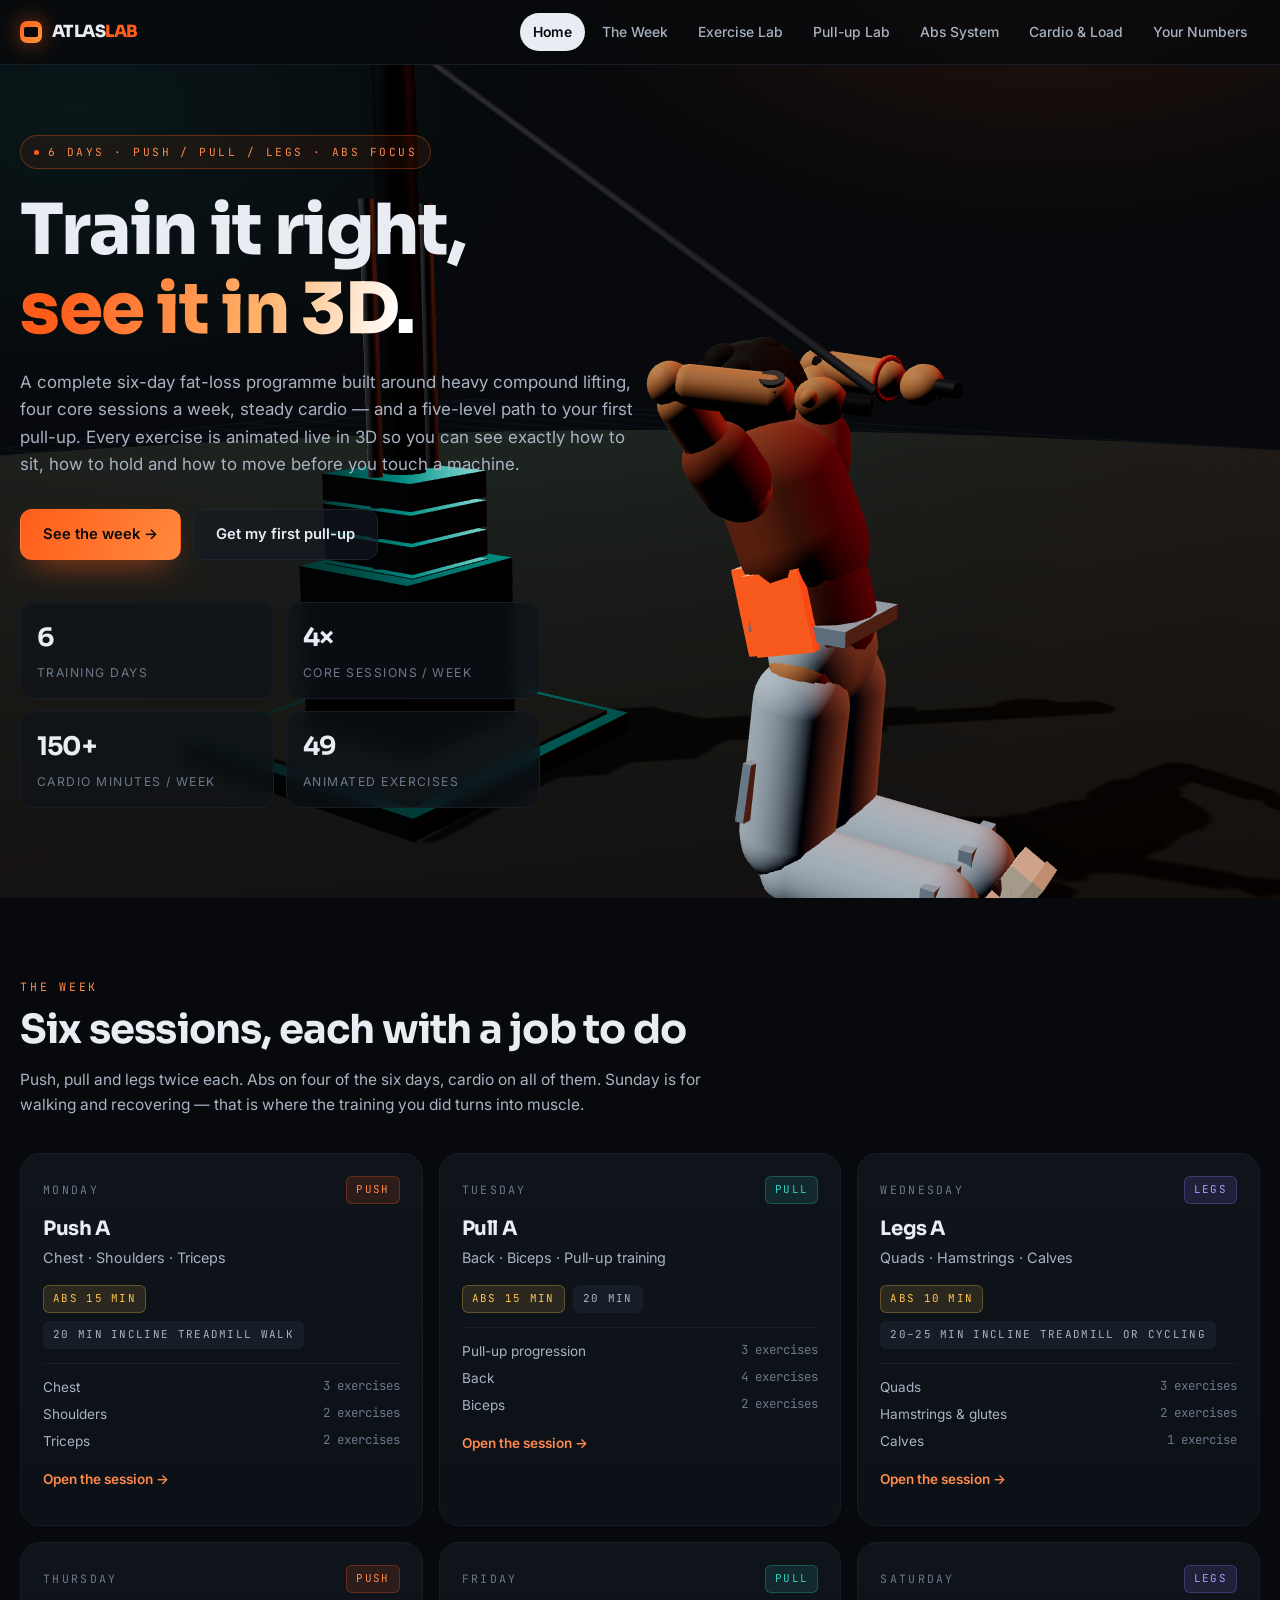
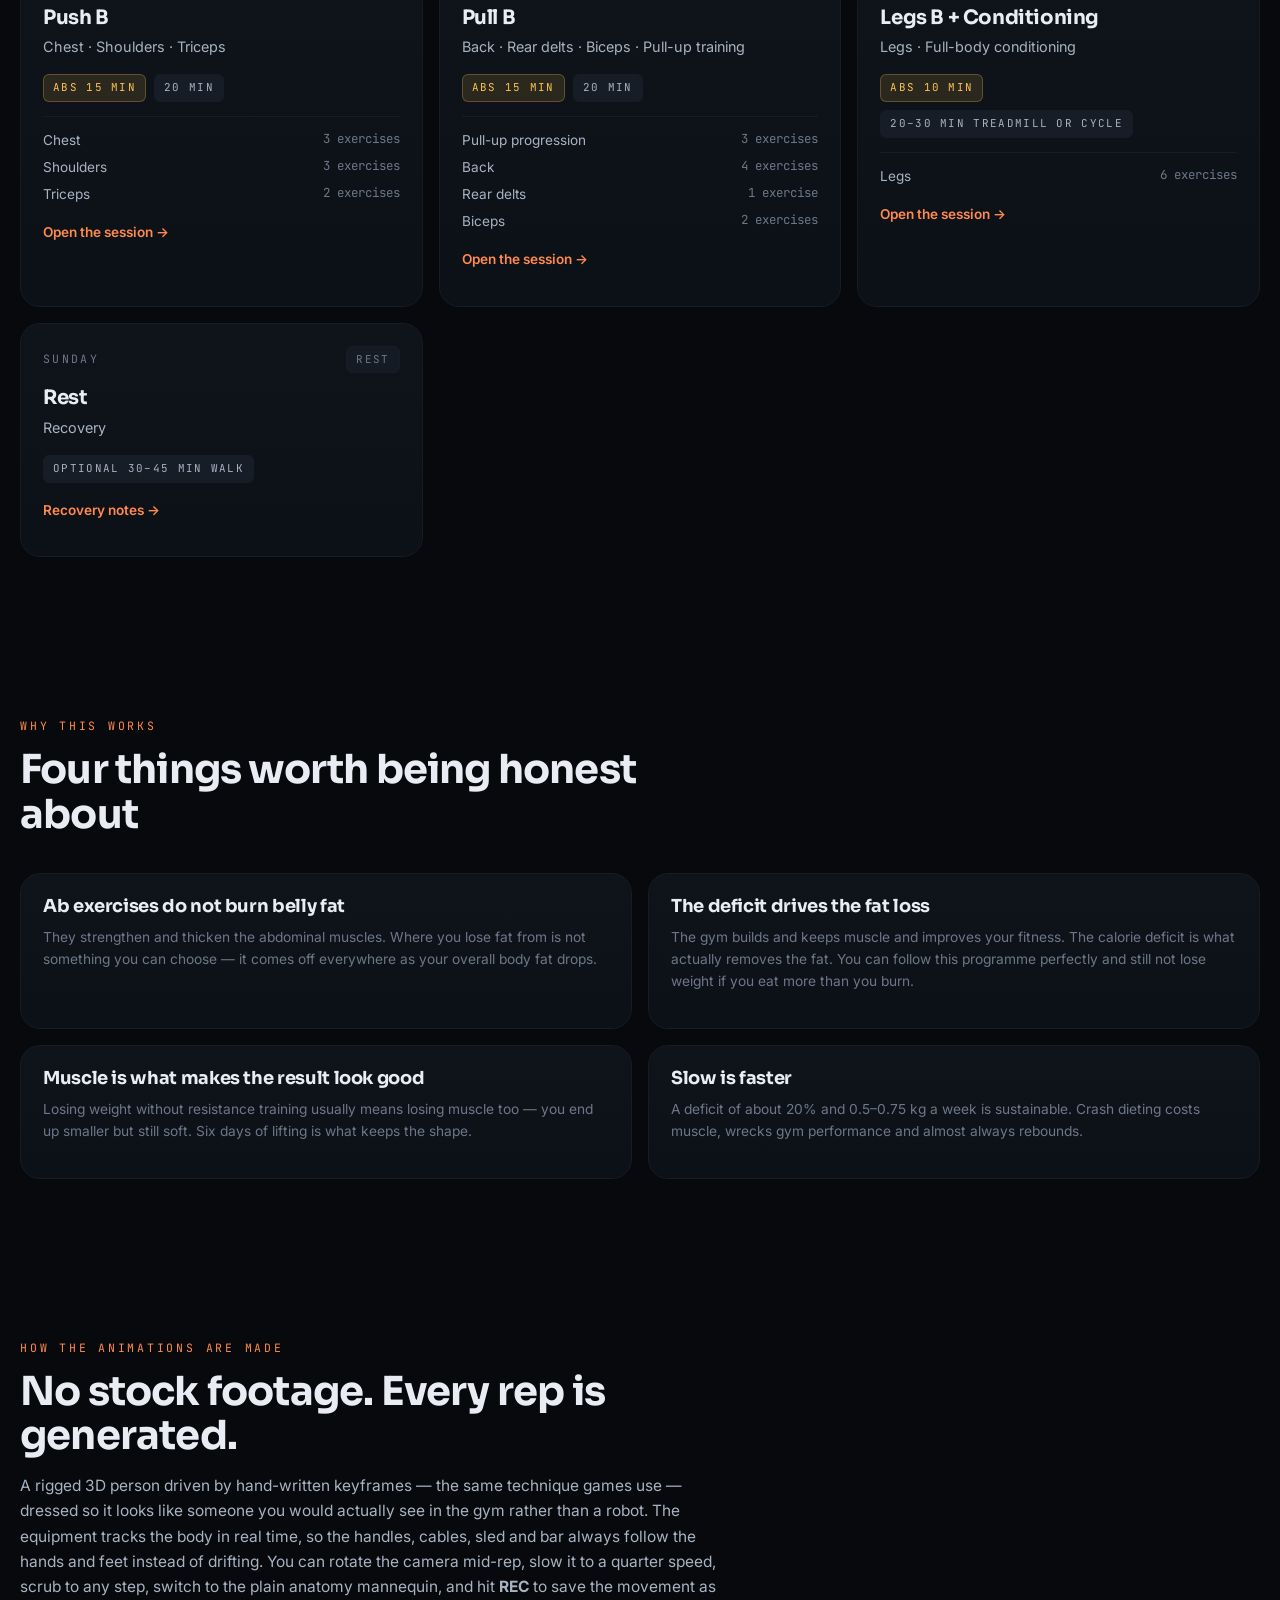
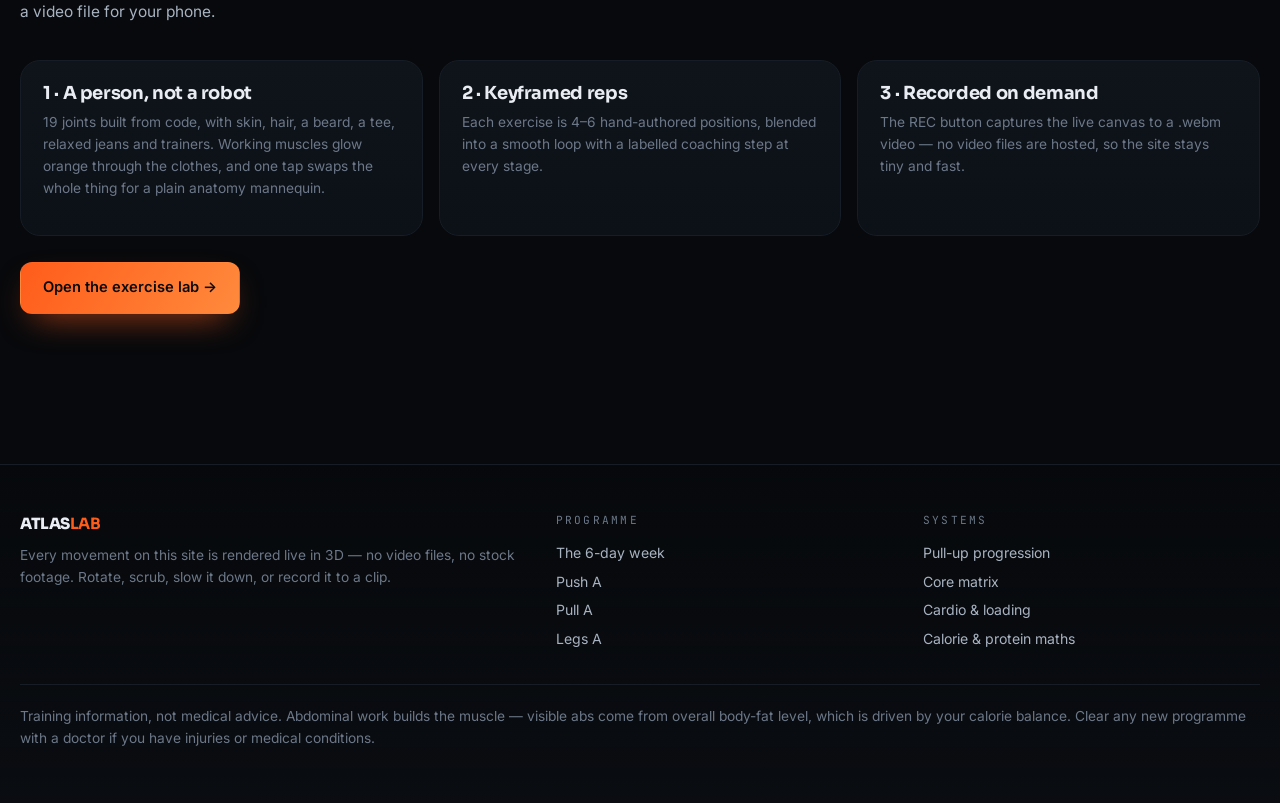
<file: index.html>
<!DOCTYPE html>
<html lang="en">
<head>
<meta charset="utf-8">
<meta name="viewport" content="width=device-width, initial-scale=1">
<title>ATLAS — 6-Day Fat Loss &amp; Abs Lab</title>
<meta name="description" content="A 6-day push/pull/legs fat-loss programme with real-time 3D exercise animations, an abs system, and a five-level pull-up progression.">
<meta name="theme-color" content="#07090c">
<meta name="color-scheme" content="dark">
<link rel="preconnect" href="https://fonts.googleapis.com">
<link rel="preconnect" href="https://fonts.gstatic.com" crossorigin>
<link href="https://fonts.googleapis.com/css2?family=Sora:wght@500;600;700;800&family=Inter:wght@400;500;600;700&family=JetBrains+Mono:wght@500&display=swap" rel="stylesheet">
<link rel="stylesheet" href="css/style.css">
<link rel="icon" href="data:image/svg+xml,<svg xmlns='http://www.w3.org/2000/svg' viewBox='0 0 100 100'><text y='.9em' font-size='90'>🏋️</text></svg>">
<script type="importmap">
{
  "imports": {
    "three": "./vendor/three.module.js",
    "three/addons/controls/OrbitControls.js": "./vendor/OrbitControls.js"
  }
}
</script>
</head>
<body>

<div id="loader" class="loader"><div class="loader-ring"></div><span>loading the lab</span></div>

<header class="top" id="top">
  <div class="wrap topwrap">
    <a class="brand" href="#/">
      <span class="brand-mark"></span>
      <span class="brand-txt">ATLAS<b>LAB</b></span>
    </a>
    <button id="burger" class="burger" aria-label="Menu" aria-expanded="false"><span></span><span></span><span></span></button>
    <nav id="nav" class="nav">
      <a href="#/">Home</a>
      <a href="#/plan">The Week</a>
      <a href="#/library">Exercise Lab</a>
      <a href="#/pullups">Pull-up Lab</a>
      <a href="#/abs">Abs System</a>
      <a href="#/cardio">Cardio &amp; Load</a>
      <a href="#/you">Your Numbers</a>
    </nav>
  </div>
</header>

<main id="view" class="view"></main>

<footer class="foot">
  <div class="wrap">
    <div class="foot-grid">
      <div>
        <p class="foot-brand">ATLAS<b>LAB</b></p>
        <p class="fine">Every movement on this site is rendered live in 3D — no video files, no stock footage.
        Rotate, scrub, slow it down, or record it to a clip.</p>
      </div>
      <div>
        <p class="foot-h">Programme</p>
        <a href="#/plan">The 6-day week</a><a href="#/day/mon">Push A</a><a href="#/day/tue">Pull A</a><a href="#/day/wed">Legs A</a>
      </div>
      <div>
        <p class="foot-h">Systems</p>
        <a href="#/pullups">Pull-up progression</a><a href="#/abs">Core matrix</a><a href="#/cardio">Cardio &amp; loading</a><a href="#/you">Calorie &amp; protein maths</a>
      </div>
    </div>
    <p class="fine legal">Training information, not medical advice. Abdominal work builds the muscle — visible abs come
    from overall body-fat level, which is driven by your calorie balance. Clear any new programme with a doctor if you
    have injuries or medical conditions.</p>
  </div>
</footer>

<script type="module" src="js/main.js"></script>
</body>
</html>
</file>
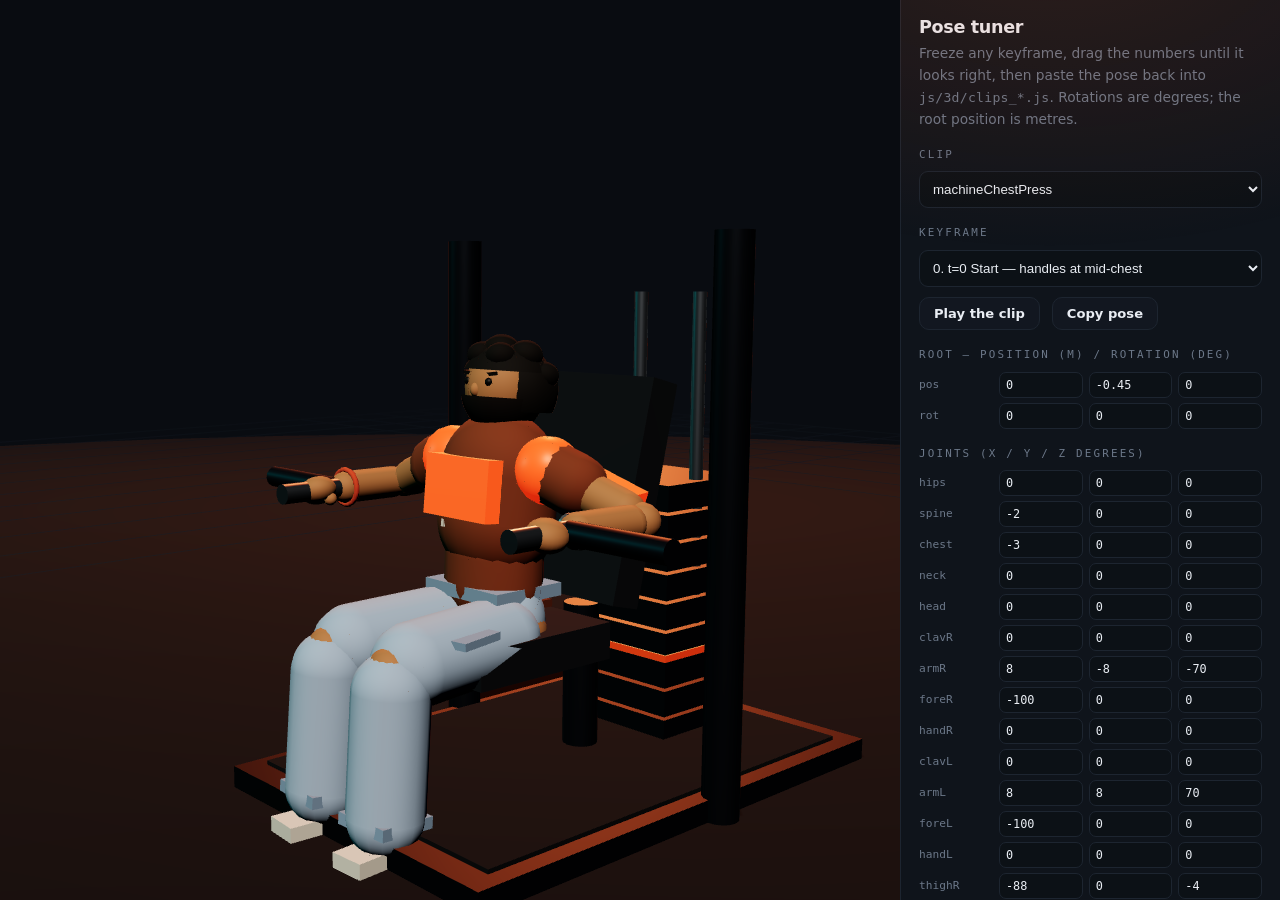
<file: tune.html>
<!DOCTYPE html>
<html lang="en">
<head>
<meta charset="utf-8">
<meta name="viewport" content="width=device-width, initial-scale=1">
<title>Pose tuner — ATLAS LAB</title>
<link rel="stylesheet" href="css/style.css">
<link rel="icon" href="data:image/svg+xml,<svg xmlns='http://www.w3.org/2000/svg' viewBox='0 0 100 100'><text y='.9em' font-size='90'>🎛️</text></svg>">
<script type="importmap">
{ "imports": {
  "three": "./vendor/three.module.js",
  "three/addons/controls/OrbitControls.js": "./vendor/OrbitControls.js"
} }
</script>
<style>
  body{padding:0}
  .tune{display:grid;grid-template-columns:minmax(0,1fr) 380px;height:100vh}
  .tune .stage{min-height:100vh;border-radius:0}
  .panel{background:var(--panel);border-left:1px solid var(--line);padding:18px;overflow-y:auto}
  .panel h1{font-family:var(--display);font-size:1.1rem;margin-bottom:4px}
  .jrow{display:grid;grid-template-columns:74px repeat(3,1fr);gap:6px;align-items:center;margin-bottom:5px}
  .jrow label{font-family:var(--mono);font-size:.7rem;color:var(--ink-3)}
  .jrow input{background:#0c1116;border:1px solid var(--line);color:var(--ink);border-radius:7px;
    padding:5px 6px;font-family:var(--mono);font-size:.74rem;width:100%}
  .jrow input:focus{outline:none;border-color:var(--accent)}
  textarea{width:100%;height:190px;background:#0c1116;border:1px solid var(--line);color:var(--ink-2);
    border-radius:10px;padding:10px;font-family:var(--mono);font-size:.72rem;line-height:1.5}
  select{width:100%;background:#0c1116;border:1px solid var(--line);color:var(--ink);border-radius:9px;padding:9px}
  .sec{margin:16px 0 8px;font-family:var(--mono);font-size:.68rem;letter-spacing:.2em;text-transform:uppercase;color:var(--ink-3)}
  @media (max-width:900px){ .tune{grid-template-columns:1fr;height:auto} .tune .stage{min-height:60vh} }
</style>
</head>
<body>
<div class="tune">
  <div class="stage" id="stage"></div>
  <div class="panel">
    <h1>Pose tuner</h1>
    <p class="fine">Freeze any keyframe, drag the numbers until it looks right, then paste the pose back into
    <span class="mono">js/3d/clips_*.js</span>. Rotations are degrees; the root position is metres.</p>

    <div class="sec">Clip</div>
    <select id="clip"></select>
    <div class="sec">Keyframe</div>
    <select id="frame"></select>
    <div class="cta-row" style="margin-top:10px">
      <button class="btn btn-ghost btn-sm" id="playBtn">Play the clip</button>
      <button class="btn btn-ghost btn-sm" id="copyBtn">Copy pose</button>
    </div>

    <div class="sec">Root — position (m) / rotation (deg)</div>
    <div id="rootRows"></div>
    <div class="sec">Joints (x / y / z degrees)</div>
    <div id="jointRows"></div>
    <div class="sec">Pose source</div>
    <textarea id="out" spellcheck="false"></textarea>
  </div>
</div>

<script type="module">
import { ExerciseViewer } from './js/3d/viewer.js';
import { CLIPS } from './js/3d/clips.js';
import { Clip } from './js/3d/anim.js';
import { JOINTS } from './js/3d/rig.js';

const $ = (s) => document.querySelector(s);
const viewer = new ExerciseViewer($('#stage'), {});
let clipKey = Object.keys(CLIPS)[0];
let clip = null, frameIdx = 0, pose = null;

$('#clip').innerHTML = Object.keys(CLIPS).map((k) => `<option>${k}</option>`).join('');

const num = (v) => Math.round(v * 100) / 100;

function buildRows() {
  $('#rootRows').innerHTML = `
    <div class="jrow"><label>pos</label>
      <input data-r="p0" type="number" step="0.01"><input data-r="p1" type="number" step="0.01"><input data-r="p2" type="number" step="0.01"></div>
    <div class="jrow"><label>rot</label>
      <input data-r="r0" type="number" step="1"><input data-r="r1" type="number" step="1"><input data-r="r2" type="number" step="1"></div>`;
  $('#jointRows').innerHTML = JOINTS.map((j) => `
    <div class="jrow"><label>${j}</label>
      <input data-j="${j}" data-i="0" type="number" step="1">
      <input data-j="${j}" data-i="1" type="number" step="1">
      <input data-j="${j}" data-i="2" type="number" step="1"></div>`).join('');
  document.querySelectorAll('[data-j],[data-r]').forEach((i) => i.addEventListener('input', readInputs));
}

function loadFrame() {
  clip = new Clip(CLIPS[clipKey]);
  frameIdx = Math.min(frameIdx, clip.frames.length - 1);
  $('#frame').innerHTML = clip.frames.map((f, i) =>
    `<option value="${i}"${i === frameIdx ? ' selected' : ''}>${i}. t=${f.t} ${f.label || '(hold)'}</option>`).join('');
  pose = JSON.parse(JSON.stringify(clip.frames[frameIdx].pose));
  paintInputs();
  apply();
}

function paintInputs() {
  const r = pose.root || { p: [0, 0, 0], r: [0, 0, 0] };
  ['p', 'r'].forEach((k) => [0, 1, 2].forEach((i) => {
    const el = document.querySelector(`[data-r="${k}${i}"]`);
    if (el) el.value = num((r[k] || [0, 0, 0])[i]);
  }));
  JOINTS.forEach((j) => [0, 1, 2].forEach((i) => {
    const el = document.querySelector(`[data-j="${j}"][data-i="${i}"]`);
    if (el) el.value = num((pose[j] || [0, 0, 0])[i]);
  }));
}

function readInputs() {
  pose.root = pose.root || { p: [0, 0, 0], r: [0, 0, 0] };
  ['p', 'r'].forEach((k) => {
    pose.root[k] = [0, 1, 2].map((i) => +document.querySelector(`[data-r="${k}${i}"]`).value || 0);
  });
  JOINTS.forEach((j) => {
    pose[j] = [0, 1, 2].map((i) => +document.querySelector(`[data-j="${j}"][data-i="${i}"]`).value || 0);
  });
  apply();
}

function apply() {
  viewer.setManual(pose);
  const parts = JOINTS
    .filter((j) => pose[j].some((v) => Math.abs(v) > 0.01))
    .map((j) => `${j}: [${pose[j].map(num).join(', ')}]`);
  const r = pose.root;
  $('#out').value =
    `pose: P(\n  { root: { p: [${r.p.map(num).join(', ')}], r: [${r.r.map(num).join(', ')}] } },\n  { ${parts.join(', ')} }\n)`;
}

$('#clip').onchange = (e) => {
  clipKey = e.target.value; frameIdx = 0;
  viewer.setManual(null); viewer.load(clipKey); loadFrame();
};
$('#frame').onchange = (e) => { frameIdx = +e.target.value; loadFrame(); };
$('#playBtn').onclick = () => { viewer.setManual(null); viewer.play(); };
$('#copyBtn').onclick = async () => {
  try { await navigator.clipboard.writeText($('#out').value); $('#copyBtn').textContent = 'Copied'; }
  catch (e) { $('#out').select(); }
  setTimeout(() => { $('#copyBtn').textContent = 'Copy pose'; }, 1400);
};

buildRows();
viewer.load(clipKey);
loadFrame();
</script>
</body>
</html>
</file>
<file: css/style.css>
/* ============================================================
   ATLAS LAB - design system
   ============================================================ */
:root{
  --bg:#07090c;
  --bg-2:#0b0e13;
  --panel:#0f141b;
  --panel-2:#141a23;
  --line:#1d2530;
  --line-soft:#161d26;
  --ink:#e9edf3;
  --ink-2:#a8b3c2;
  --ink-3:#6c7889;
  --accent:#ff5c1a;
  --accent-2:#ff8a4c;
  --cyan:#2fd4c4;
  --violet:#8b7bff;
  --good:#3ddc84;
  --warn:#ffc44d;
  --r-lg:20px; --r-md:14px; --r-sm:10px;
  --shadow:0 24px 60px -22px rgba(0,0,0,.85);
  --maxw:1240px;
  --font:'Inter',system-ui,-apple-system,'Segoe UI',Roboto,sans-serif;
  --display:'Sora','Inter',system-ui,sans-serif;
  --mono:'JetBrains Mono',ui-monospace,SFMono-Regular,Menlo,monospace;
}
*{box-sizing:border-box}
html{scroll-behavior:smooth}
body{
  margin:0;background:var(--bg);color:var(--ink);font-family:var(--font);
  font-size:15.5px;line-height:1.62;-webkit-font-smoothing:antialiased;
  overflow-x:hidden;
}
body::before{
  content:"";position:fixed;inset:0;pointer-events:none;z-index:0;
  background:
    radial-gradient(900px 520px at 82% -8%, rgba(255,92,26,.13), transparent 62%),
    radial-gradient(760px 520px at 6% 12%, rgba(47,212,196,.07), transparent 60%);
}
a{color:inherit;text-decoration:none}
h1,h2,h3,h4{font-family:var(--display);letter-spacing:-.02em;line-height:1.12;margin:0}
h1{font-size:clamp(2.3rem,6vw,4.4rem);font-weight:800}
h2{font-size:clamp(1.55rem,3.2vw,2.5rem);font-weight:700}
h3{font-size:1.12rem;font-weight:700}
p{margin:0 0 1em}
.wrap{width:min(100% - 40px,var(--maxw));margin-inline:auto}
.view{position:relative;z-index:1;min-height:70vh}
.fine{color:var(--ink-3);font-size:.86rem;line-height:1.6}
.mono{font-family:var(--mono);font-size:.82rem;letter-spacing:.02em}
.mt0{margin-top:0}

/* ---------- loader ---------- */
.loader{position:fixed;inset:0;background:var(--bg);z-index:200;display:grid;place-content:center;
  gap:18px;justify-items:center;transition:opacity .5s ease,visibility .5s}
.loader.done{opacity:0;visibility:hidden}
.loader span{font-family:var(--mono);font-size:.75rem;letter-spacing:.28em;text-transform:uppercase;color:var(--ink-3)}
.loader-ring{width:46px;height:46px;border-radius:50%;border:2px solid #1c242f;border-top-color:var(--accent);
  animation:spin 1s linear infinite}
@keyframes spin{to{transform:rotate(360deg)}}

/* ---------- header ---------- */
.top{position:sticky;top:0;z-index:60;backdrop-filter:blur(18px);
  background:rgba(7,9,12,.72);border-bottom:1px solid var(--line-soft)}
.topwrap{display:flex;align-items:center;gap:18px;height:64px}
.brand{display:flex;align-items:center;gap:10px;font-family:var(--display);font-weight:800;letter-spacing:-.03em;font-size:1.05rem}
.brand b{color:var(--accent);font-weight:800}
.brand-mark{width:22px;height:22px;border-radius:7px;background:linear-gradient(135deg,var(--accent),#ff9a3d);
  box-shadow:0 0 22px rgba(255,92,26,.55);position:relative}
.brand-mark::after{content:"";position:absolute;inset:6px 4px;border-radius:2px;background:#07090c}
.nav{margin-left:auto;display:flex;gap:4px;flex-wrap:wrap}
.nav a{padding:8px 13px;border-radius:999px;font-size:.87rem;font-weight:500;color:var(--ink-2);
  transition:color .18s,background .18s}
.nav a:hover{color:var(--ink);background:#141a23}
.nav a.on{color:#07090c;background:var(--ink);font-weight:600}
.burger{display:none;margin-left:auto;background:none;border:1px solid var(--line);border-radius:10px;
  width:40px;height:36px;flex-direction:column;gap:4px;align-items:center;justify-content:center;cursor:pointer}
.burger span{width:16px;height:1.6px;background:var(--ink);display:block}

/* ---------- hero ---------- */
.hero{position:relative;min-height:min(92vh,860px);display:flex;align-items:center;overflow:hidden}
#hero-canvas{position:absolute;inset:0;z-index:0}
#hero-canvas canvas{display:block;width:100%!important;height:100%!important}
.hero-inner{position:relative;z-index:2;padding:70px 0 90px;pointer-events:none}
.hero-inner a,.hero-inner button{pointer-events:auto}
.hero-grid{display:grid;grid-template-columns:minmax(0,1.05fr) minmax(0,.95fr);gap:40px;align-items:center}
.eyebrow{display:inline-flex;align-items:center;gap:9px;font-family:var(--mono);font-size:.7rem;letter-spacing:.22em;
  text-transform:uppercase;color:var(--accent-2);border:1px solid rgba(255,92,26,.32);
  background:rgba(255,92,26,.07);padding:7px 13px;border-radius:999px;margin-bottom:22px}
.eyebrow i{width:5px;height:5px;border-radius:50%;background:var(--accent);animation:pulse 2s infinite}
@keyframes pulse{50%{opacity:.25}}
.hero h1 span{background:linear-gradient(100deg,var(--accent) 10%,#ffb168 60%,#fff 95%);
  -webkit-background-clip:text;background-clip:text;color:transparent}
.hero p.lede{font-size:1.06rem;color:var(--ink-2);max-width:56ch;margin-top:20px}
.cta-row{display:flex;gap:12px;flex-wrap:wrap;margin-top:30px}
.btn{display:inline-flex;align-items:center;gap:9px;padding:13px 22px;border-radius:12px;font-weight:600;
  font-size:.92rem;border:1px solid transparent;cursor:pointer;transition:transform .16s,background .16s,border-color .16s;
  font-family:var(--font)}
.btn:hover{transform:translateY(-2px)}
.btn-primary{background:linear-gradient(120deg,var(--accent),#ff8a3d);color:#0a0b0d;
  box-shadow:0 14px 34px -14px rgba(255,92,26,.75)}
.btn-ghost{border-color:var(--line);color:var(--ink);background:rgba(20,26,35,.6)}
.btn-ghost:hover{border-color:#2c3746}
.btn-sm{padding:8px 14px;font-size:.82rem;border-radius:10px}
.hero-stats{display:grid;grid-template-columns:repeat(2,1fr);gap:12px;margin-top:42px;max-width:520px}
.hstat{border:1px solid var(--line-soft);background:rgba(15,20,27,.62);backdrop-filter:blur(8px);
  border-radius:var(--r-md);padding:14px 16px}
.hstat b{display:block;font-family:var(--display);font-size:1.6rem;font-weight:700;letter-spacing:-.03em}
.hstat span{font-size:.76rem;color:var(--ink-3);text-transform:uppercase;letter-spacing:.12em}

/* ---------- sections ---------- */
.section{padding:80px 0}
.section-head{max-width:70ch;margin-bottom:36px}
.section-head .kicker{font-family:var(--mono);font-size:.72rem;letter-spacing:.24em;text-transform:uppercase;
  color:var(--accent-2);margin-bottom:12px;display:block}
.section-head p{color:var(--ink-2);margin-top:14px}

/* ---------- cards ---------- */
.card{background:linear-gradient(180deg,var(--panel),#0c1017);border:1px solid var(--line-soft);
  border-radius:var(--r-lg);padding:22px;position:relative;overflow:hidden}
.card.hoverable{transition:transform .22s cubic-bezier(.2,.7,.3,1),border-color .22s,box-shadow .22s}
.card.hoverable:hover{transform:translateY(-4px);border-color:#2a3442;box-shadow:var(--shadow)}
.grid{display:grid;gap:16px}
.g2{grid-template-columns:repeat(2,minmax(0,1fr))}
.g3{grid-template-columns:repeat(3,minmax(0,1fr))}
.g4{grid-template-columns:repeat(4,minmax(0,1fr))}
.tag{display:inline-block;font-family:var(--mono);font-size:.68rem;letter-spacing:.12em;text-transform:uppercase;
  padding:4px 9px;border-radius:6px;background:#161d27;color:var(--ink-2);border:1px solid var(--line-soft)}
.tag.push{background:rgba(255,92,26,.12);color:var(--accent-2);border-color:rgba(255,92,26,.28)}
.tag.pull{background:rgba(47,212,196,.11);color:var(--cyan);border-color:rgba(47,212,196,.26)}
.tag.legs{background:rgba(139,123,255,.13);color:#a99cff;border-color:rgba(139,123,255,.28)}
.tag.rest{background:#151b24;color:var(--ink-3)}
.tag.abs{background:rgba(255,196,77,.12);color:var(--warn);border-color:rgba(255,196,77,.26)}

/* day cards */
.daycard{display:block}
.daycard .d-top{display:flex;align-items:center;justify-content:space-between;gap:10px;margin-bottom:14px}
.daycard .d-day{font-family:var(--mono);font-size:.72rem;letter-spacing:.2em;color:var(--ink-3);text-transform:uppercase}
.daycard h3{font-size:1.24rem;margin-bottom:6px}
.daycard .d-sub{color:var(--ink-2);font-size:.9rem;margin-bottom:16px}
.daycard .d-meta{display:flex;gap:8px;flex-wrap:wrap;margin-bottom:14px}
.daycard .d-list{border-top:1px solid var(--line-soft);padding-top:12px;display:grid;gap:5px}
.daycard .d-list span{font-size:.85rem;color:var(--ink-2);display:flex;justify-content:space-between;gap:10px}
.daycard .d-list span i{color:var(--ink-3);font-style:normal;font-family:var(--mono);font-size:.78rem}
.daycard .go{margin-top:16px;color:var(--accent-2);font-size:.85rem;font-weight:600}

/* ---------- 3D player ---------- */
.player{display:grid;grid-template-columns:minmax(0,1.35fr) minmax(0,1fr);gap:0;
  border:1px solid var(--line);border-radius:var(--r-lg);overflow:hidden;background:var(--panel)}
.stage{position:relative;background:radial-gradient(120% 100% at 50% 0%,#131a24,#070a0e 70%);min-height:520px}
.stage canvas{display:block;width:100%;height:100%}
.stage-badge{position:absolute;top:14px;left:14px;z-index:3;display:flex;gap:8px;flex-wrap:wrap}
.stage-phase{position:absolute;left:14px;bottom:100px;z-index:3;max-width:min(78%,420px)}
.stage-phase b{display:block;font-family:var(--display);font-size:1rem;margin-bottom:5px;
  text-shadow:0 2px 12px rgba(0,0,0,.9)}
.stage-phase span{font-size:.86rem;color:var(--ink-2);background:rgba(7,9,12,.78);backdrop-filter:blur(6px);
  border:1px solid var(--line-soft);border-radius:10px;padding:8px 12px;display:inline-block}
.stage-err{position:absolute;inset:0;display:grid;place-content:center;text-align:center;padding:30px;color:var(--ink-2)}
.controls{position:absolute;left:0;right:0;bottom:0;z-index:4;padding:12px 14px;
  background:linear-gradient(0deg,rgba(7,9,12,.94),rgba(7,9,12,.55) 65%,transparent);
  display:flex;flex-direction:column;gap:9px}
.scrub{width:100%;height:4px;background:#222b37;border-radius:99px;position:relative;cursor:pointer}
.scrub-fill{position:absolute;left:0;top:0;bottom:0;background:linear-gradient(90deg,var(--accent),#ffa15c);
  border-radius:99px;width:0}
.scrub-marks{position:absolute;inset:0;pointer-events:none}
.scrub-marks i{position:absolute;top:-3px;width:2px;height:10px;background:#3a4655;border-radius:2px}
.ctrl-row{display:flex;align-items:center;gap:7px;flex-wrap:wrap}
.iconbtn{width:36px;height:36px;border-radius:10px;border:1px solid var(--line);background:rgba(20,26,35,.85);
  color:var(--ink);display:grid;place-content:center;cursor:pointer;font-size:.9rem;transition:.15s;padding:0}
.iconbtn:hover{border-color:#33404f;background:#1b232e}
.iconbtn.on{background:var(--accent);border-color:var(--accent);color:#0a0b0d}
.chip{font-family:var(--mono);font-size:.72rem;letter-spacing:.06em;padding:7px 10px;border-radius:9px;
  border:1px solid var(--line);background:rgba(20,26,35,.85);color:var(--ink-2);cursor:pointer;transition:.15s}
.chip:hover{color:var(--ink);border-color:#33404f}
.chip.on{background:var(--ink);color:#07090c;border-color:var(--ink);font-weight:600}
.ctrl-spacer{flex:1}
.rec-dot{width:7px;height:7px;border-radius:50%;background:#ff3b3b;display:inline-block;margin-right:6px;
  animation:pulse 1.1s infinite}

/* player side panel */
.pside{padding:24px;overflow-y:auto;max-height:660px;border-left:1px solid var(--line-soft);background:var(--panel)}
.pside h3{font-size:1.35rem;margin-bottom:4px}
.pside .p-meta{display:flex;gap:7px;flex-wrap:wrap;margin:12px 0 18px}
.steps{counter-reset:s;display:grid;gap:10px;margin:0;padding:0;list-style:none}
.steps li{counter-increment:s;position:relative;padding-left:34px;font-size:.92rem;color:var(--ink-2)}
.steps li::before{content:counter(s);position:absolute;left:0;top:1px;width:23px;height:23px;border-radius:7px;
  background:#151d27;border:1px solid var(--line);color:var(--accent-2);font-family:var(--mono);font-size:.72rem;
  display:grid;place-content:center}
.pblock{margin-top:24px}
.pblock>p.h{font-family:var(--mono);font-size:.7rem;letter-spacing:.2em;text-transform:uppercase;color:var(--ink-3);
  margin-bottom:11px}
.cuelist{list-style:none;margin:0;padding:0;display:grid;gap:8px}
.cuelist li{font-size:.9rem;color:var(--ink-2);padding-left:20px;position:relative}
.cuelist li::before{content:"";position:absolute;left:4px;top:9px;width:6px;height:6px;border-radius:2px;background:var(--cyan)}
.cuelist.bad li::before{background:#ff5c5c;border-radius:50%}
.kv{display:grid;grid-template-columns:auto 1fr;gap:6px 14px;font-size:.88rem;margin:0}
.kv dt{color:var(--ink-3)}
.kv dd{margin:0;color:var(--ink)}

/* ---------- exercise rows ---------- */
.exrow{display:flex;align-items:center;gap:14px;padding:13px 16px;border:1px solid var(--line-soft);
  border-radius:var(--r-md);background:var(--panel);cursor:pointer;transition:.18s;width:100%;text-align:left;
  font-family:inherit;color:inherit;font-size:1rem}
.exrow:hover{border-color:#2b3644;background:var(--panel-2);transform:translateX(3px)}
.exrow.on{border-color:var(--accent);background:rgba(255,92,26,.06)}
.exrow .n{font-family:var(--mono);font-size:.78rem;color:var(--ink-3);width:22px;flex:none}
.exrow .b{flex:1;min-width:0}
.exrow .b b{display:block;font-weight:600;font-size:.96rem}
.exrow .b span{font-size:.82rem;color:var(--ink-3)}
.exrow .sets{font-family:var(--mono);font-size:.82rem;color:var(--accent-2);flex:none;text-align:right}
.exrow .play{width:30px;height:30px;border-radius:8px;background:#161d27;display:grid;place-content:center;
  color:var(--ink-2);flex:none;font-size:.7rem}

/* ---------- misc blocks ---------- */
.pill-row{display:flex;gap:8px;flex-wrap:wrap;margin-bottom:22px}
.callout{border-left:2px solid var(--accent);background:rgba(255,92,26,.05);padding:14px 18px;border-radius:0 12px 12px 0;
  color:var(--ink-2);font-size:.92rem}
.callout.cyan{border-color:var(--cyan);background:rgba(47,212,196,.05)}
.callout b{color:var(--ink)}
.table{width:100%;border-collapse:collapse;font-size:.9rem}
.table th{text-align:left;font-family:var(--mono);font-size:.7rem;letter-spacing:.16em;text-transform:uppercase;
  color:var(--ink-3);padding:10px 12px;border-bottom:1px solid var(--line);white-space:nowrap}
.table td{padding:12px;border-bottom:1px solid var(--line-soft);color:var(--ink-2)}
.table tr:hover td{background:rgba(20,26,35,.5)}
.table td b{color:var(--ink)}
.tablewrap{overflow-x:auto;border:1px solid var(--line-soft);border-radius:var(--r-lg);background:var(--panel)}

/* level cards (pull-up) */
.level{display:grid;grid-template-columns:64px 1fr;gap:18px;align-items:start}
.level .lv{width:52px;height:52px;border-radius:14px;display:grid;place-content:center;font-family:var(--display);
  font-weight:800;font-size:1.15rem;background:#141b24;border:1px solid var(--line);color:var(--ink-2)}
.level.on .lv{background:linear-gradient(135deg,var(--accent),#ff9a4d);color:#0a0b0d;border-color:transparent}
.progress-track{height:5px;border-radius:99px;background:#1a222c;overflow:hidden;margin:8px 0 4px}
.progress-track i{display:block;height:100%;background:linear-gradient(90deg,var(--accent),var(--warn))}

/* inputs */
.field{display:grid;gap:6px;margin-bottom:14px}
.field label{font-size:.8rem;color:var(--ink-3);font-family:var(--mono);letter-spacing:.08em;text-transform:uppercase}
.field input,.field select{background:#0c1116;border:1px solid var(--line);color:var(--ink);border-radius:10px;
  padding:11px 13px;font-family:var(--font);font-size:.95rem;width:100%}
.field input:focus,.field select:focus{outline:none;border-color:var(--accent)}
.result{display:grid;gap:10px}
.result .r{display:flex;justify-content:space-between;align-items:baseline;gap:12px;padding:13px 16px;border-radius:12px;
  background:#0c1116;border:1px solid var(--line-soft)}
.result .r b{font-family:var(--display);font-size:1.32rem;font-weight:700}
.result .r span{color:var(--ink-3);font-size:.85rem}
.result .r.hi{border-color:rgba(255,92,26,.35);background:rgba(255,92,26,.06)}

/* timer */
.timer-face{font-family:var(--display);font-size:clamp(3rem,9vw,5.2rem);font-weight:800;letter-spacing:-.04em;
  text-align:center;line-height:1;font-variant-numeric:tabular-nums}
.timer-face.ring{color:var(--accent)}

/* reveal animation */
.reveal{opacity:0;transform:translateY(22px);transition:opacity .7s cubic-bezier(.2,.7,.3,1),transform .7s cubic-bezier(.2,.7,.3,1)}
.reveal.in{opacity:1;transform:none}

/* checkbox ticks */
.tick{width:22px;height:22px;border-radius:7px;border:1px solid var(--line);background:#10151c;flex:none;
  display:grid;place-content:center;color:transparent;cursor:pointer;font-size:.72rem;padding:0}
.tick.on{background:var(--good);border-color:var(--good);color:#07090c}

/* breadcrumb */
.crumb{display:flex;align-items:center;gap:8px;font-size:.82rem;color:var(--ink-3);padding:26px 0 0}
.crumb a:hover{color:var(--ink)}

/* footer */
.foot{border-top:1px solid var(--line-soft);margin-top:70px;padding:46px 0 40px;position:relative;z-index:1;
  background:linear-gradient(180deg,transparent,rgba(11,14,19,.8))}
.foot-grid{display:grid;grid-template-columns:1.5fr 1fr 1fr;gap:30px;margin-bottom:30px}
.foot-brand{font-family:var(--display);font-weight:800;letter-spacing:-.03em;margin-bottom:8px}
.foot-brand b{color:var(--accent)}
.foot-h{font-family:var(--mono);font-size:.7rem;letter-spacing:.2em;text-transform:uppercase;color:var(--ink-3);margin-bottom:10px}
.foot-grid a{display:block;font-size:.88rem;color:var(--ink-2);padding:3px 0}
.foot-grid a:hover{color:var(--accent-2)}
.legal{border-top:1px solid var(--line-soft);padding-top:20px}

/* ---------- responsive ---------- */
@media (max-width:1040px){
  .player{grid-template-columns:1fr}
  .pside{border-left:none;border-top:1px solid var(--line-soft);max-height:none}
  .hero-grid{grid-template-columns:1fr}
  .g4{grid-template-columns:repeat(2,minmax(0,1fr))}
  .g3{grid-template-columns:repeat(2,minmax(0,1fr))}
}
@media (max-width:760px){
  .burger{display:flex}
  .nav{position:fixed;top:64px;left:0;right:0;background:rgba(9,12,17,.97);backdrop-filter:blur(20px);
    flex-direction:column;padding:14px;gap:2px;border-bottom:1px solid var(--line);display:none}
  .nav.open{display:flex}
  .nav a{padding:12px 14px;border-radius:10px}
  .g2,.g3,.g4{grid-template-columns:1fr}
  .foot-grid{grid-template-columns:1fr}
  .section{padding:56px 0}
  .stage{min-height:400px}
  .hero-stats{grid-template-columns:1fr 1fr}
  .level{grid-template-columns:44px 1fr;gap:12px}
  .level .lv{width:40px;height:40px;font-size:1rem}
}
@media (prefers-reduced-motion:reduce){
  .reveal{opacity:1;transform:none;transition:none}
  html{scroll-behavior:auto}
}
</file>
